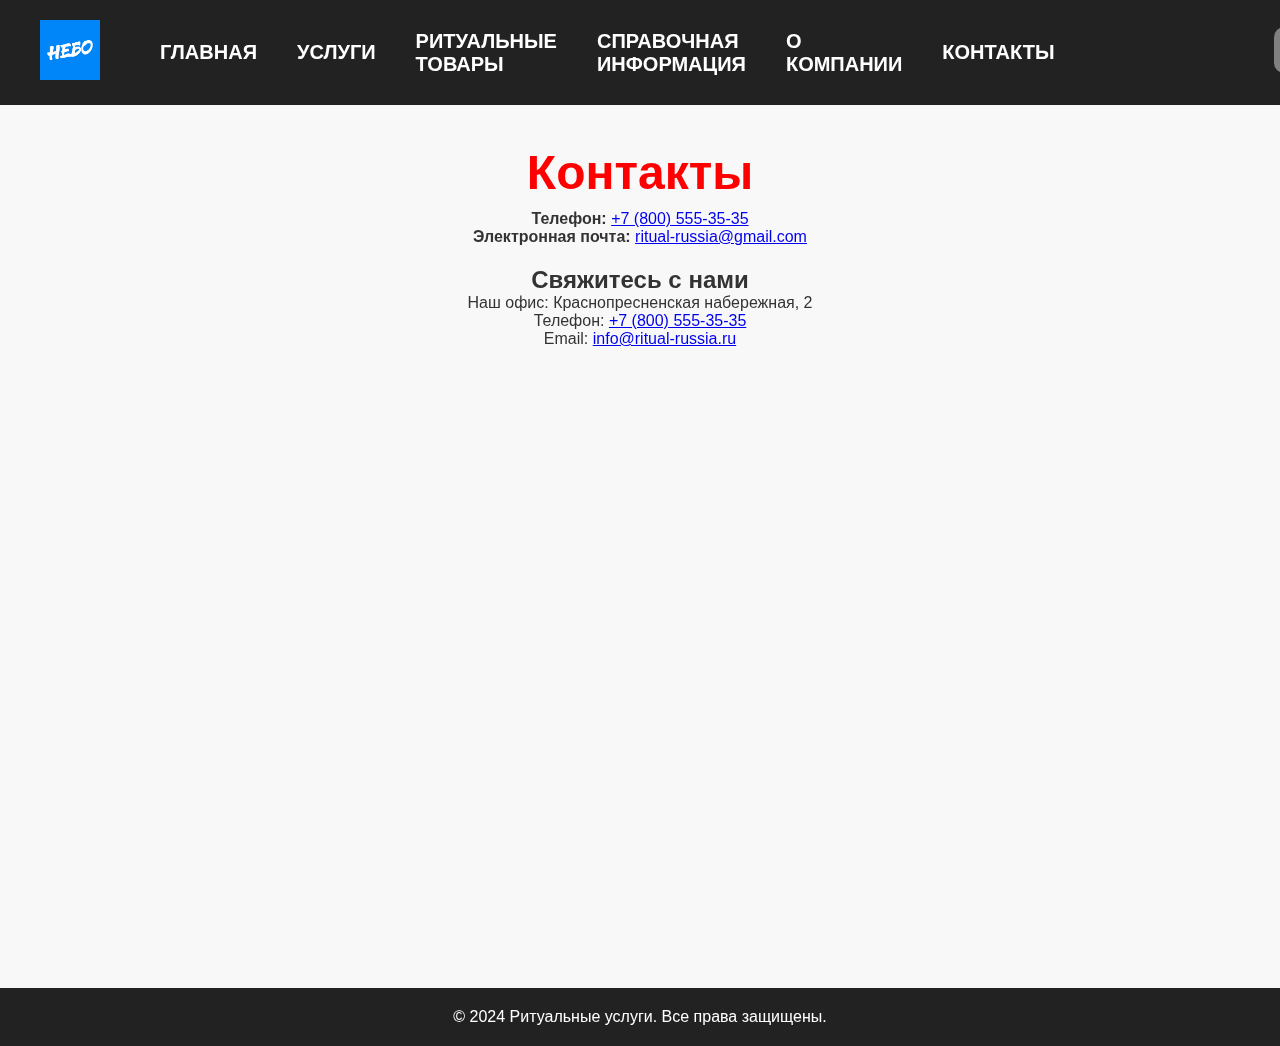
<file: contacts.html>
<!DOCTYPE html>
<html lang="ru">
<head>
    <meta charset="UTF-8">
    <meta name="viewport" content="width=device-width, initial-scale=1.0">
    <meta name="description" content="Контактная информация нашей компании.">
    <title>Контакты</title>
    <link rel="stylesheet" href="style.css">
    <link rel="stylesheet" href="https://cdnjs.cloudflare.com/ajax/libs/font-awesome/5.13.0/css/all.min.css">
    <style>
        /* Дополнительные стили для кнопок входа/регистрации */
        .auth-buttons {
            display: flex;
            gap: 15px;
        }
        .auth-buttons .btn {
            background-color: grey;
            color: white;
            padding: 10px 20px;
            border-radius: 10px;
            text-decoration: none;
            font-size: 22px;
            transition: background-color 0.3s ease;
        }
        .auth-buttons .btn:hover {
            background-color: #ff1a1a;
        }
        /* Стили для форм модальных окон */
        .modal {
            display: none;
            position: fixed;
            z-index: 1000;
            left: 0;
            top: 0;
            width: 100%;
            height: 100%;
            background-color: rgba(0,0,0,0.7);
        }
        .modal-content {
            background-color: #fefefe;
            margin: 10% auto;
            padding: 20px;
            border: 1px solid #888;
            width: 80%;
            max-width: 500px;
            border-radius: 10px;
            position: relative;
        }
        .close-btn {
            position: absolute;
            right: 20px;
            top: 10px;
            font-size: 28px;
            font-weight: bold;
            cursor: pointer;
        }
        .modal form label {
            display: block;
            margin-top: 10px;
            font-weight: bold;
        }
        .modal form input[type="email"],
        .modal form input[type="password"],
        .modal form input[type="text"],
        .modal form input[type="tel"],
        .modal form input[type="date"] {
            width: 100%;
            padding: 8px;
            margin-top: 5px;
            border: 1px solid #ccc;
            border-radius: 5px;
        }
        .modal form button.btn {
            margin-top: 15px;
            width: 100%;
            padding: 10px;
            background-color: grey;
            color: white;
            border: none;
            border-radius: 5px;
            cursor: pointer;
        }
        .modal form button.btn:hover {
            background-color: #ff1a1a;
        }
        .checkbox {
            margin-top: 15px;
        }
    </style>
    <script src="https://api-maps.yandex.ru/2.1/?lang=ru_RU&apikey=YOUR_API_KEY" type="text/javascript"></script>
    <script src="scripts.js" defer></script>
</head>
<body>
    <video id="background-video" autoplay loop muted>
    </video>

    <header>
        <div class="header-content" style="display: flex; align-items: center; justify-content: space-between;">
            <nav>
                <ul class="nav-menu">
                    <li><a href="index.html"><img src="logo.jpg" alt="Логотип" class="logo"></a></li>
                    <li><a href="index.html">Главная</a></li>
                    <li><a href="uslugi.html">Услуги</a></li> 
                    <li><a href="tovari.html">Ритуальные товары</a></li> 
                    <li><a href="spravoch.html">Справочная информация</a></li>
                    <li><a href="okompanii.html">О компании</a></li>
                    <li><a href="contacts.html">Контакты</a></li>
                </ul>
            </nav>
            <!-- Кнопки аутентификации -->
            <div class="auth-buttons">
                <a href="#" class="btn" id="login-btn">Вход</a>
                <a href="#" class="btn" id="register-btn">Регистрация</a>
            </div>
        </div>
    </header>

    <section id="contacts" class="contacts-section">
        <h1>Контакты</h1>
        <div class="contact-info">
            <p><strong>Телефон:</strong> <a href="tel:+79001234567">+7 (800) 555-35-35</a></p>
            <p><strong>Электронная почта:</strong> <a href="mailto:ritual-russia@gmail.com">ritual-russia@gmail.com</a></p>
        </div>
        <h2>Свяжитесь с нами</h2>
        <p>Наш офис: Краснопресненская набережная, 2</p>
        <p>Телефон: <a href="tel:+78005553535">+7 (800) 555-35-35</a></p>
        <p>Email: <a href="mailto:info@ritual-spb.ru">info@ritual-russia.ru</a></p>
        <div id="map"></div> 
        <script type="text/javascript">
            ymaps.ready(init);
            var myMap;

            function init() {
                myMap = new ymaps.Map("map", {
                    center: [55.754950, 37.572781], // Координаты центра карты
                    zoom: 13 // Масштаб карты
                });

                myMap.controls.add(
                    new ymaps.control.ZoomControl() // Добавление элемента управления картой
                );

                myPlacemark = new ymaps.Placemark([55.754950, 37.572781], { // Координаты метки объекта
                    balloonContent: "<div class='ya_map'>Наш офис продаж</div>" // Подсказка метки
                }, {
                    preset: "twirl#redDotIcon" // Тип метки
                });

                myMap.geoObjects.add(myPlacemark); // Добавление метки
            }
        </script>
    </section>

    <!-- Модальное окно для входа -->
    <div id="login-modal" class="modal">
        <div class="modal-content">
            <span class="close-btn">&times;</span>
            <h2>Вход</h2>
            <form id="login-form">
                <label for="login-email">Email:</label>
                <input type="email" id="login-email" name="login-email" placeholder="Введите ваш email" maxlength="50" required>

                <label for="login-password">Пароль:</label>
                <input type="password" id="login-password" name="login-password" placeholder="Введите пароль" minlength="8" maxlength="20" required>

                <button type="submit" class="btn">Войти</button>
            </form>
        </div>
    </div>

    <!-- Модальное окно для регистрации -->
    <div id="register-modal" class="modal">
        <div class="modal-content">
            <span class="close-btn">&times;</span>
            <h2>Регистрация</h2>
            <form id="register-form">
                <label for="reg-name">Имя:</label>
                <input type="text" id="reg-name" name="reg-name" placeholder="Введите имя" maxlength="20" required>

                <label for="reg-surname">Фамилия:</label>
                <input type="text" id="reg-surname" name="reg-surname" placeholder="Введите фамилию" maxlength="20" required>

                <label for="reg-patronymic">Отчество:</label>
                <input type="text" id="reg-patronymic" name="reg-patronymic" placeholder="Введите отчество" maxlength="20" required>

                <label for="reg-birthdate">Дата рождения:</label>
                <input type="date" id="reg-birthdate" name="reg-birthdate" required>

                <label for="reg-email">Email:</label>
                <input type="email" id="reg-email" name="reg-email" placeholder="Введите ваш email" maxlength="50" required>

                <label for="reg-phone">Телефон:</label>
                <input type="tel" id="reg-phone" placeholder="+7XXXXXXXXXX" pattern="^\+7\d{10}$" maxlength="12" required />

                <label for="reg-password">Пароль:</label>
                <input type="password" id="reg-password" name="reg-password" placeholder="Введите пароль" minlength="8" maxlength="20" required>
                
                <label for="reg-confirm-password">Подтверждение пароля:</label>
                <input type="password" id="reg-confirm-password" name="reg-confirm-password" placeholder="Повторите пароль" minlength="8" maxlength="20" required>

                <div class="checkbox">
                    <input type="checkbox" id="reg-consent" name="reg-consent" required>
                    <label for="reg-consent">Я согласен(а) на обработку персональных данных</label>
                </div>

                <button type="submit" class="btn">Зарегистрироваться</button>
            </form>
        </div>
    </div>

    <footer>  
        <p>&copy; 2024 Ритуальные услуги. Все права защищены.</p>  
    </footer>

    <!-- Скрипт для работы модальных окон -->
    <script>
        // Получаем элементы модальных окон
        const loginModal = document.getElementById('login-modal');
        const registerModal = document.getElementById('register-modal');

        // Кнопки для открытия модальных окон
        const loginBtn = document.getElementById('login-btn');
        const registerBtn = document.getElementById('register-btn');

        // Кнопки закрытия (крестики)
        const closeButtons = document.querySelectorAll('.close-btn');

        // Открытие модального окна входа
        loginBtn.addEventListener('click', function(e) {
            e.preventDefault();
            loginModal.style.display = 'block';
        });

        // Открытие модального окна регистрации
        registerBtn.addEventListener('click', function(e) {
            e.preventDefault();
            registerModal.style.display = 'block';
        });

        // Закрытие всех модальных окон при нажатии на крестик
        closeButtons.forEach(function(btn) {
            btn.addEventListener('click', function() {
                loginModal.style.display = 'none';
                registerModal.style.display = 'none';
            });
        });

        // Закрытие модального окна при клике вне его содержания
        window.addEventListener('click', function(e) {
            if (e.target === loginModal) {
                loginModal.style.display = 'none';
            }
            if (e.target === registerModal) {
                registerModal.style.display = 'none';
            }
        });
    </script>
</body>
</html>
</file>
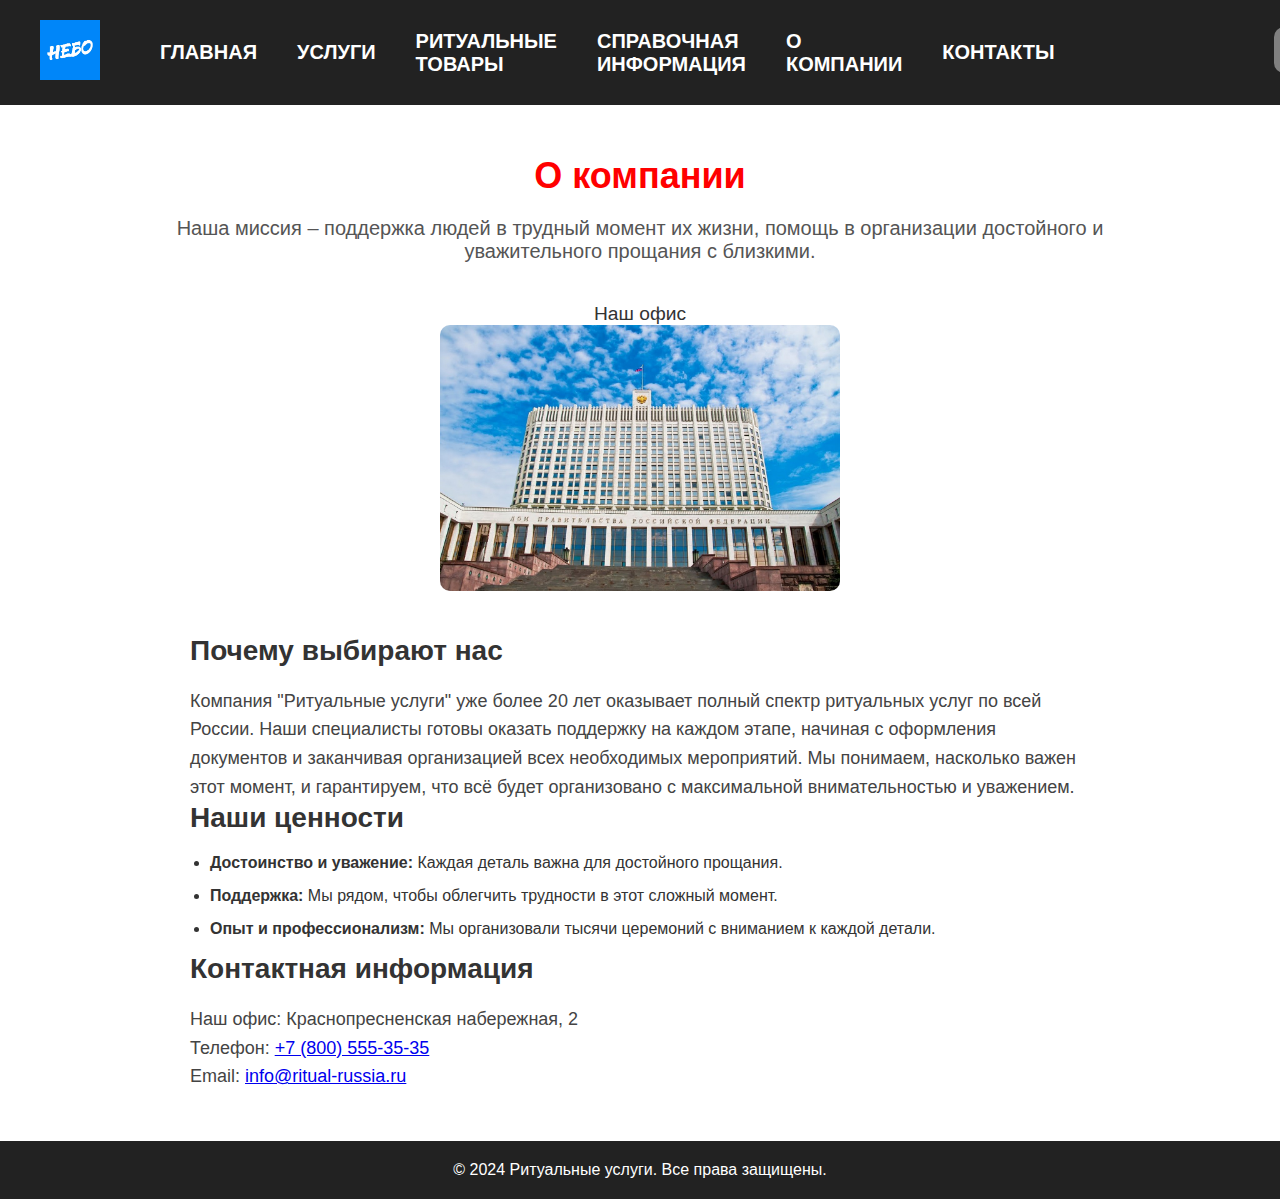
<file: okompanii.html>
<!DOCTYPE html>  
<html lang="ru">  
<head>  
    <meta charset="UTF-8">  
    <meta name="viewport" content="width=device-width, initial-scale=1.0">  
    <meta name="description" content="О компании Ритуальные услуги. Узнайте больше о нашей миссии и услугах.">  
    <title>О компании</title>  
    <link rel="stylesheet" href="style.css">  
    <style>
        /* Стили для модальных окон (добавлены минимально) */
        .modal {
            display: none;
            position: fixed;
            z-index: 1000;
            left: 0;
            top: 0;
            width: 100%;
            height: 100%;
            background-color: rgba(0,0,0,0.7);
        }
        .modal-content {
            background-color: #fefefe;
            margin: 10% auto;
            padding: 20px;
            border: 1px solid #888;
            width: 80%;
            max-width: 500px;
        }
        .close-btn {
            color: #aaa;
            float: right;
            font-size: 28px;
            font-weight: bold;
            cursor: pointer;
        }
        .close-btn:hover {
            color: black;
        }
        .auth-buttons {
            display: flex;
            gap: 15px;
        }
        .auth-buttons .btn {
            background-color: grey;
            color: white;
            padding: 10px 20px;
            border-radius: 10px;
            text-decoration: none;
            font-size: 22px;
        }
        .modal form label {
            display: block;
            margin-top: 10px;
        }
        .modal form input {
            width: 100%;
            padding: 8px;
            margin-top: 5px;
        }
        .modal form button {
            margin-top: 15px;
            width: 100%;
            padding: 10px;
        }
    </style>
</head>  
<body class="okompanii">  
    <header>  
        <div class="header-content" style="display: flex; align-items: center; justify-content: space-between;">  
            <nav>  
                <ul class="nav-menu">  
                    <li><a href="index.html"><img src="logo.jpg" alt="Логотип" class="logo"></a></li>  
                    <li><a href="index.html">Главная</a></li>  
                    <li><a href="uslugi.html">Услуги</a></li> 
                    <li><a href="tovari.html">Ритуальные товары</a></li> 
                    <li><a href="spravoch.html">Справочная информация</a></li>
                    <li><a href="okompanii.html">О компании</a></li>  
                    <li><a href="contacts.html">Контакты</a></li>  
                </ul>  
            </nav>
            <!-- Добавлены кнопки входа/регистрации -->
            <div class="auth-buttons">
                <a href="#" class="btn" id="login-btn">Вход</a>
                <a href="#" class="btn" id="register-btn">Регистрация</a>
            </div>
        </div>  
    </header>  
    <section id="about" class="about-section">  
        <div class="container">  
            <h1>О компании</h1>  
            <p class="mission">Наша миссия – поддержка людей в трудный момент их жизни, помощь в организации достойного и уважительного прощания с близкими.</p>  
            <p><big>Наш офис </big></p>
            <img src="office.jpg" alt="Офис компании" class="about-image">  
        </div>  

        <div class="company-info">  
            <h2>Почему выбирают нас</h2>  
            <p>Компания "Ритуальные услуги" уже более 20 лет оказывает полный спектр ритуальных услуг по всей России. Наши специалисты готовы оказать поддержку на каждом этапе, начиная с оформления документов и заканчивая организацией всех необходимых мероприятий. Мы понимаем, насколько важен этот момент, и гарантируем, что всё будет организовано с максимальной внимательностью и уважением.</p>  
        </div>  

        <div class="values">  
            <h2>Наши ценности</h2>  
            <ul>  
                <li><strong>Достоинство и уважение:</strong> Каждая деталь важна для достойного прощания.</li>  
                <li><strong>Поддержка:</strong> Мы рядом, чтобы облегчить трудности в этот сложный момент.</li>  
                <li><strong>Опыт и профессионализм:</strong> Мы организовали тысячи церемоний с вниманием к каждой детали.</li>  
            </ul>  
        </div>  

        <div class="about-footer">  
            <h2>Контактная информация</h2>  
            <p>Наш офис: Краснопресненская набережная, 2</p>  
            <p>Телефон: <a href="tel:+78005553535">+7 (800) 555-35-35</a></p>  
            <p>Email: <a href="mailto:info@ritual-spb.ru">info@ritual-russia.ru</a></p>  
        </div>  
    </section>  
    <footer>  
        <p>&copy; 2024 Ритуальные услуги. Все права защищены.</p>  
    </footer>  

    <!-- Модальное окно входа -->
    <div id="login-modal" class="modal">
        <div class="modal-content">
            <span class="close-btn">&times;</span>
            <h2>Вход</h2>
            <form id="login-form">
                <label for="login-email">Email:</label>
                <input type="email" id="login-email" required>
                
                <label for="login-password">Пароль:</label>
                <input type="password" id="login-password" required>
                
                <button type="submit" class="btn">Войти</button>
            </form>
        </div>
    </div>

    <!-- Модальное окно регистрации -->
    <div id="register-modal" class="modal">
        <div class="modal-content">
            <span class="close-btn">&times;</span>
            <h2>Регистрация</h2>
            <form id="register-form">
                <label for="reg-name">Имя:</label>
                <input type="text" id="reg-name" required>
                
                <label for="reg-email">Email:</label>
                <input type="email" id="reg-email" required>
                
                <label for="reg-password">Пароль:</label>
                <input type="password" id="reg-password" required>
                
                <label for="reg-confirm">Подтвердите пароль:</label>
                <input type="password" id="reg-confirm" required>
                
                <button type="submit" class="btn">Зарегистрироваться</button>
            </form>
        </div>
    </div>

    <script>
        // Работа с модальными окнами
        const loginModal = document.getElementById('login-modal');
        const registerModal = document.getElementById('register-modal');
        const loginBtn = document.getElementById('login-btn');
        const registerBtn = document.getElementById('register-btn');
        const closeBtns = document.querySelectorAll('.close-btn');

        // Открытие модальных окон
        loginBtn.onclick = function(e) {
            e.preventDefault();
            loginModal.style.display = 'block';
        }

        registerBtn.onclick = function(e) {
            e.preventDefault();
            registerModal.style.display = 'block';
        }

        // Закрытие модальных окон
        closeBtns.forEach(btn => {
            btn.onclick = function() {
                loginModal.style.display = 'none';
                registerModal.style.display = 'none';
            }
        });

        // Закрытие при клике вне окна
        window.onclick = function(e) {
            if (e.target == loginModal) loginModal.style.display = 'none';
            if (e.target == registerModal) registerModal.style.display = 'none';
        }

        // Обработка формы входа
        document.getElementById('login-form').onsubmit = function(e) {
            e.preventDefault();
            const email = document.getElementById('login-email').value;
            const password = document.getElementById('login-password').value;
            
            // Здесь должна быть проверка данных (имитация)
            if(email && password) {
                alert('Вход выполнен успешно!');
                loginModal.style.display = 'none';
            } else {
                alert('Пожалуйста, заполните все поля');
            }
        }

        // Обработка формы регистрации
        document.getElementById('register-form').onsubmit = function(e) {
            e.preventDefault();
            const name = document.getElementById('reg-name').value;
            const email = document.getElementById('reg-email').value;
            const password = document.getElementById('reg-password').value;
            const confirm = document.getElementById('reg-confirm').value;
            
            if(password !== confirm) {
                alert('Пароли не совпадают!');
                return;
            }
            
            if(name && email && password) {
                alert('Регистрация прошла успешно!');
                registerModal.style.display = 'none';
            } else {
                alert('Пожалуйста, заполните все поля');
            }
        }
    </script>
</body>  
</html>
</file>
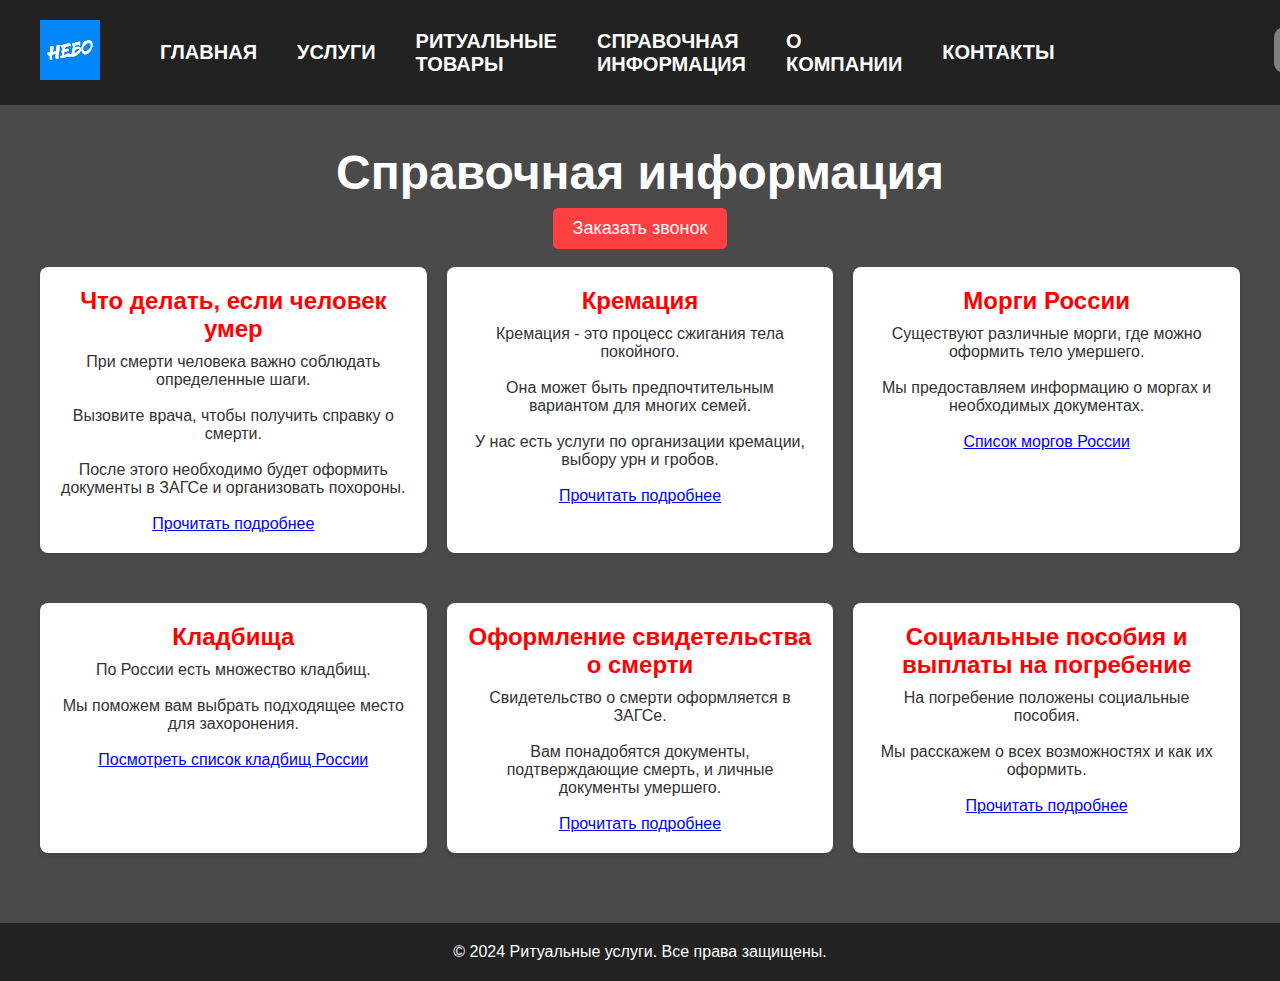
<file: spravoch.html>
<!DOCTYPE html>
<html lang="ru">
<head>
    <meta charset="UTF-8">
    <meta name="viewport" content="width=device-width, initial-scale=1.0">
    <meta name="description" content="Справочная информация по организации ритуальных услуг, включая кремацию, морги и кладбища.">
    <title>Справочная информация</title>
    <link rel="stylesheet" href="style.css">
    <link rel="stylesheet" href="https://cdnjs.cloudflare.com/ajax/libs/font-awesome/5.13.0/css/all.min.css">
    <style>
        /* Стили для кнопок входа/регистрации */
        .auth-buttons {
            display: flex;
            gap: 15px;
        }
        .auth-buttons .btn {
            background-color: grey;
            color: white;
            padding: 10px 20px;
            border-radius: 10px;
            text-decoration: none;
            font-size: 22px;
            transition: background-color 0.3s ease;
        }
        .auth-buttons .btn:hover {
            background-color: #ff1a1a;
        }
        
        /* Стили только для форм в модальных окнах */
        .modal-content {
            text-align: left;
        }
        .modal form label {
            display: block;
            margin-top: 10px;
            font-weight: bold;
        }
        .modal form input {
            width: 100%;
            padding: 8px;
            margin-top: 5px;
            border: 1px solid #ccc;
            border-radius: 5px;
        }
        .modal form button.btn {
            margin-top: 15px;
            width: 100%;
            padding: 10px;
        }
    </style>
</head>
<body class="spravoch">
    <header>
        <div class="header-content" style="display: flex; align-items: center; justify-content: space-between;">
            <nav>
                <ul class="nav-menu">
                    <li><a href="index.html"><img src="logo.jpg" alt="Логотип" class="logo"></a></li>
                    <li><a href="index.html">Главная</a></li>
                    <li><a href="uslugi.html">Услуги</a></li>
                    <li><a href="tovari.html">Ритуальные товары</a></li>
                    <li><a href="spravoch.html">Справочная информация</a></li>
                    <li><a href="okompanii.html">О компании</a></li>
                    <li><a href="contacts.html">Контакты</a></li>
                </ul>
            </nav>
            <div class="auth-buttons">
                <a href="#" class="btn" id="login-btn">Вход</a>
                <a href="#" class="btn" id="register-btn">Регистрация</a>
            </div>
        </div>
    </header>

    <main>
        <section class="services-section">
            <h1>Справочная информация</h1>
            <a href="#" class="btn" id="call-request-btn">Заказать звонок</a>
            <br><br>
            
            <!-- Модальные окна -->
            <div id="call-request-modal" class="modal">
                <div class="modal-content">
                    <span class="close-btn">&times;</span>
                    <h2>Заказать звонок</h2>
                    <form id="call-request-form">
                        <label for="name">Ваше имя:</label>
                        <input type="text" id="name" name="name" required>

                        <label for="phone">Ваш телефон:</label>
                        <input type="tel" id="phone" name="phone" required>

                        <div class="checkbox">
                            <input type="checkbox" id="consent" name="consent">
                            <label for="consent">Я согласен(а) на обработку персональных данных</label>
                        </div>

                        <button type="submit" id="submit-btn" disabled>Заказать звонок</button>
                    </form>
                </div>
            </div>

            <div id="login-modal" class="modal">
                <div class="modal-content">
                    <span class="close-btn">&times;</span>
                    <h2>Вход</h2>
                    <form id="login-form">
                        <label for="login-email">Email:</label>
                        <input type="email" id="login-email" name="login-email" required>

                        <label for="login-password">Пароль:</label>
                        <input type="password" id="login-password" name="login-password" required>

                        <button type="submit" class="btn">Войти</button>
                    </form>
                </div>
            </div>

            <div id="register-modal" class="modal">
                <div class="modal-content">
                    <span class="close-btn">&times;</span>
                    <h2>Регистрация</h2>
                    <form id="register-form">
                        <label for="reg-name">Имя:</label>
                        <input type="text" id="reg-name" name="reg-name" required>

                        <label for="reg-surname">Фамилия:</label>
                        <input type="text" id="reg-surname" name="reg-surname" required>

                        <label for="reg-patronymic">Отчество:</label>
                        <input type="text" id="reg-patronymic" name="reg-patronymic">

                        <label for="reg-birthdate">Дата рождения:</label>
                        <input type="date" id="reg-birthdate" name="reg-birthdate" required>

                        <label for="reg-email">Email:</label>
                        <input type="email" id="reg-email" name="reg-email" required>

                        <label for="reg-phone">Телефон:</label>
                        <input type="tel" id="reg-phone" name="reg-phone" required>

                        <label for="reg-password">Пароль:</label>
                        <input type="password" id="reg-password" name="reg-password" required>

                        <label for="reg-confirm-password">Подтверждение пароля:</label>
                        <input type="password" id="reg-confirm-password" name="reg-confirm-password" required>

                        <div class="checkbox">
                            <input type="checkbox" id="reg-consent" name="reg-consent" required>
                            <label for="reg-consent">Я согласен(а) на обработку персональных данных</label>
                        </div>

                        <button type="submit" class="btn">Зарегистрироваться</button>
                    </form>
                </div>
            </div>

            <!-- Полный контент страницы -->
            <div class="services-container">
                <article class="info-item">
                    <h2>Что делать, если человек умер</h2>
                    <p>При смерти человека важно соблюдать определенные шаги.<br><br>
                    Вызовите врача, чтобы получить справку о смерти.<br><br>
                    После этого необходимо будет оформить документы в ЗАГСе и организовать похороны.<br><br>
                    <a href="https://grs-piter.ru/organization/podgotovka-traurnogo-meropriyatiya/esli-umer-blizkiy-chelovek/?utm_source=yandex&utm_medium=cpc&utm_campaign=poisk&utm_content=umer-blizkiy-chelovek&utm_term=что%20делать%20если%20умер%20человек_type1_11329885185_34671798033_desktop_premium_1_Санкт-Петербург_66947696_4733501375&yclid=4616660791368876031" target="_blank" style="color: blue;">Прочитать подробнее</a></p>
                </article>

                <article class="info-item">
                    <h2>Кремация</h2>
                    <p>Кремация - это процесс сжигания тела покойного.<br><br>
                    Она может быть предпочтительным вариантом для многих семей.<br><br>
                    У нас есть услуги по организации кремации, выбору урн и гробов.<br><br>
                    <a href="https://gs-ritual.ru/articles/informatsionnye-stati/kak-proiskhodit-krematsiya-cheloveka/" target="_blank" style="color: blue;">Прочитать подробнее</a></p>
                </article>

                <article class="info-item">
                    <h2>Морги России</h2>
                    <p>Существуют различные морги, где можно оформить тело умершего.<br><br>
                    Мы предоставляем информацию о моргах и необходимых документах.<br><br>
                    <a href="https://www.specritual.ru/spravochnik/morgi/regionalnye_morgi/" target="_blank" style="color: blue;">Список моргов России</a></p>
                </article>

                <article class="info-item">
                    <h2>Кладбища</h2>
                    <p>По России есть множество кладбищ.<br><br>
                    Мы поможем вам выбрать подходящее место для захоронения.<br><br>
                    <a href="https://iritual.ru/map/" target="_blank" style="color: blue;">Посмотреть список кладбищ России</a></p>
                </article>

                <article class="info-item">
                    <h2>Оформление свидетельства о смерти</h2>
                    <p>Свидетельство о смерти оформляется в ЗАГСе.<br><br>
                    Вам понадобятся документы, подтверждающие смерть, и личные документы умершего.<br><br>
                    <a href="https://www.gosuslugi.ru/life/details/death_registration" target="_blank" style="color: blue;">Прочитать подробнее</a></p>
                </article>

                <article class="info-item">
                    <h2>Социальные пособия и выплаты на погребение</h2>
                    <p>На погребение положены социальные пособия.<br><br>
                    Мы расскажем о всех возможностях и как их оформить.<br><br>
                    <a href="https://www.gosuslugi.ru/life/details/pensioner_death" target="_blank" style="color: blue;">Прочитать подробнее</a></p>
                </article>
            </div>
        </section>
    </main>

    <footer>
        <div class="footer-menu">
            <p>&copy; 2024 Ритуальные услуги. Все права защищены.</p> 
        </div>
    </footer>

    <script>
        // Скрипт для работы модальных окон
        const callRequestModal = document.getElementById('call-request-modal');
        const loginModal = document.getElementById('login-modal');
        const registerModal = document.getElementById('register-modal');

        const callRequestBtn = document.getElementById('call-request-btn');
        const loginBtn = document.getElementById('login-btn');
        const registerBtn = document.getElementById('register-btn');

        const closeButtons = document.querySelectorAll('.close-btn');

        // Обработчики открытия
        callRequestBtn.addEventListener('click', (e) => {
            e.preventDefault();
            callRequestModal.style.display = 'block';
        });

        loginBtn.addEventListener('click', (e) => {
            e.preventDefault();
            loginModal.style.display = 'block';
        });

        registerBtn.addEventListener('click', (e) => {
            e.preventDefault();
            registerModal.style.display = 'block';
        });

        // Обработчики закрытия
        closeButtons.forEach(btn => {
            btn.addEventListener('click', () => {
                callRequestModal.style.display = 'none';
                loginModal.style.display = 'none';
                registerModal.style.display = 'none';
            });
        });

        window.addEventListener('click', (e) => {
            if (e.target === callRequestModal) callRequestModal.style.display = 'none';
            if (e.target === loginModal) loginModal.style.display = 'none';
            if (e.target === registerModal) registerModal.style.display = 'none';
        });
    </script>
    <script src="script.js"></script>
</body>
</html>
</file>
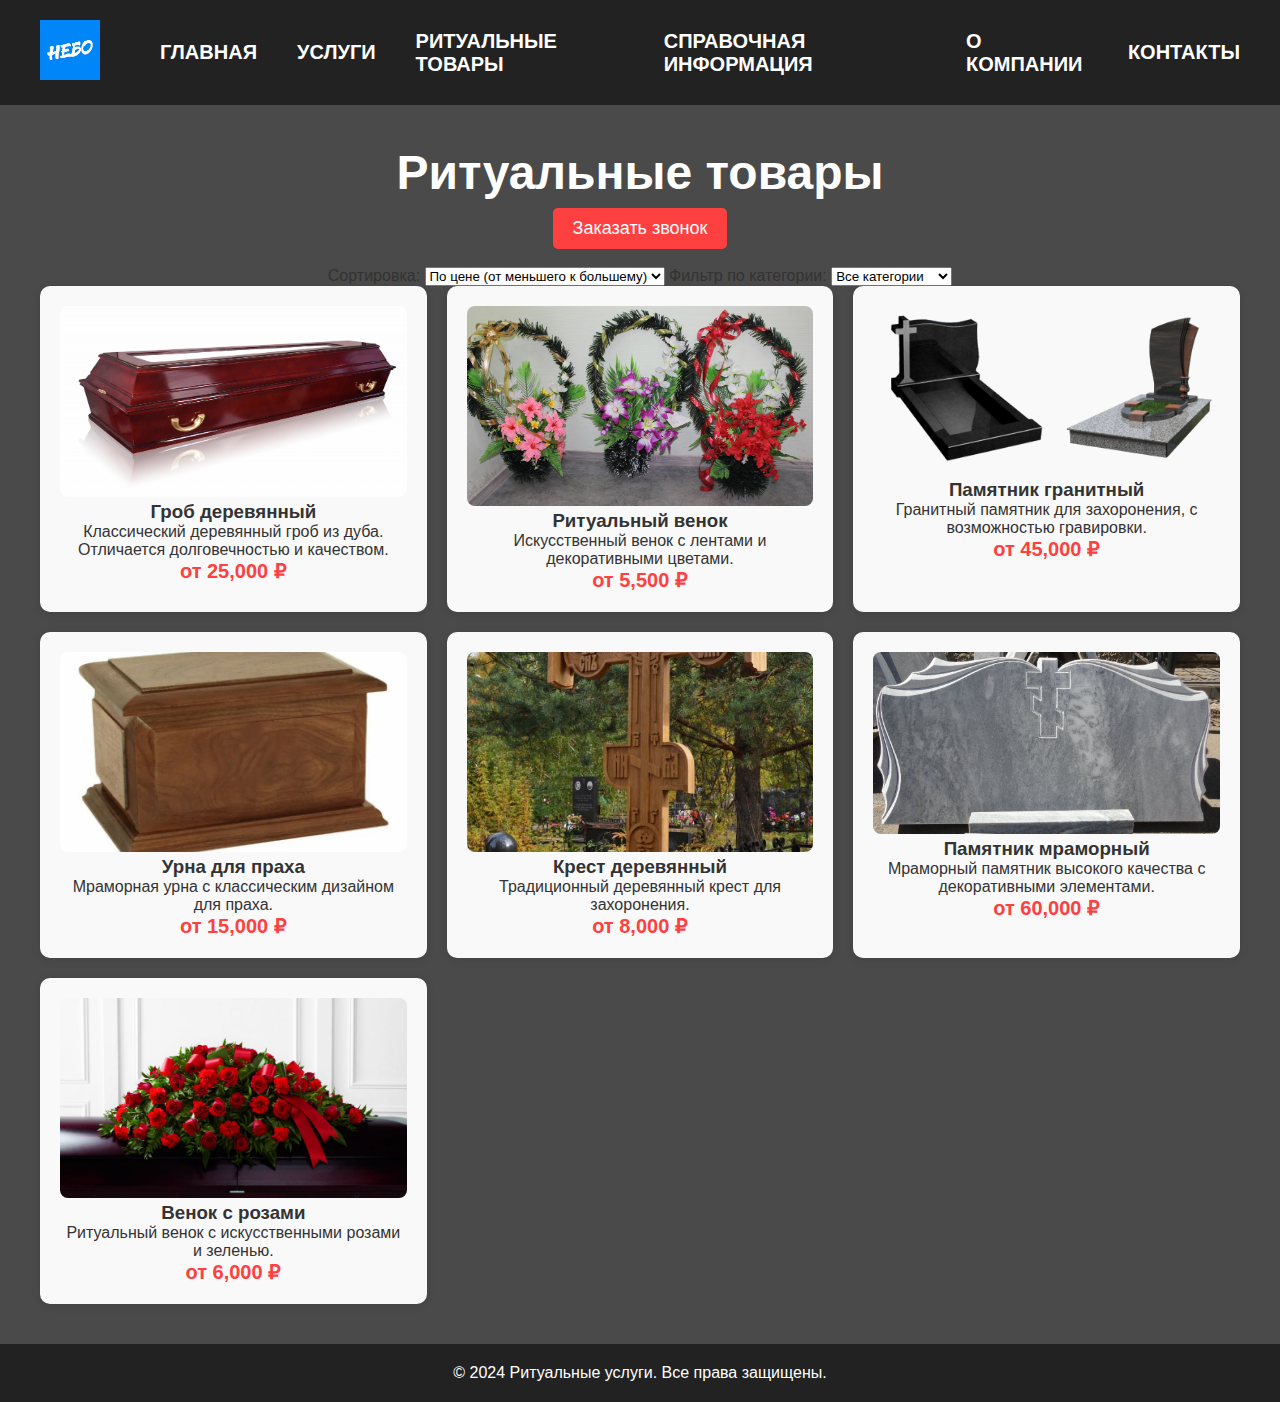
<file: tovari.html>
<!DOCTYPE html>
<html lang="ru">
<head>
    <meta charset="UTF-8">
    <meta name="viewport" content="width=device-width, initial-scale=1.0">
    <meta name="description" content="Каталог ритуальных товаров: гробы, венки, памятники и многое другое.">
    <title>Ритуальные товары</title>
    <link rel="stylesheet" href="style.css">
</head>
<body class="tovari">

<header>
    <div class="header-content">
        <nav>
            <ul class="nav-menu">
                <li><a href="glav.html"><img src="logo.jpg" alt="Логотип" class="logo"></a></li>
                <li><a href="glav.html">Главная</a></li>
                <li><a href="uslugi.html">Услуги</a></li>
                <li><a href="tovari.html">Ритуальные товары</a></li>
                <li><a href="spravoch.html">Справочная информация</a></li>
                <li><a href="okompanii.html">О компании</a></li>
                <li><a href="contacts.html">Контакты</a></li>
            </ul>
        </nav>
    </div>
</header>

<section class="services-section">
    <h1>Ритуальные товары</h1>
    <a href="#" class="btn" id="call-request-btn">Заказать звонок</a>
    <br><br>

    <!-- Фильтр и сортировка -->
    <div class="filter-and-sort-container">
        <label for="sort-by">Сортировка:</label>
        <select id="sort-by">
            <option value="price-asc">По цене (от меньшего к большему)</option>
            <option value="price-desc">По цене (от большего к меньшему)</option>
        </select>

        <label for="category-filter">Фильтр по категории:</label>
        <select id="category-filter">
            <option value="all">Все категории</option>
            <option value="grобы">Гробы</option>
            <option value="памятники">Памятники</option>
            <option value="венки">Венки</option>
            <option value="урны">Урны для праха</option>
            <option value="кресты">Кресты</option>
        </select>
    </div>

    <!-- Модальное окно заказа звонка -->
    <div id="call-request-modal" class="modal">
        <div class="modal-content">
            <span class="close-btn">&times;</span>
            <h2>Заказать звонок</h2>
            <form id="call-request-form">
                <label for="name">Ваше имя:</label>
                <input type="text" id="name" name="name" required>

                <label for="phone">Ваш телефон:</label>
                <input type="tel" id="phone" name="phone" required>

                <div class="checkbox">
                    <input type="checkbox" id="consent" name="consent">
                    <label for="consent">Я согласен(а) на обработку персональных данных</label>
                </div>

                <button type="submit" id="submit-btn" disabled>Заказать звонок</button>
            </form>
        </div>
    </div>

    <!-- Блок с товарами -->
    <div class="products-container" id="products-container">
        <!-- Примеры товаров с указанием категории и цены -->
        <div class="product-item" data-category="grобы" data-price="25000">
            <img src="derevgrob.jpg" alt="Гроб деревянный" class="product-image">
            <h3>Гроб деревянный</h3>
            <p>Классический деревянный гроб из дуба. Отличается долговечностью и качеством.</p>
            <p class="price">от 25,000 ₽</p>
        </div>

        <div class="product-item" data-category="венки" data-price="5500">
            <img src="ritualvenok.jpg" alt="Ритуальный венок" class="product-image">
            <h3>Ритуальный венок</h3>
            <p>Искусственный венок с лентами и декоративными цветами.</p>
            <p class="price">от 5,500 ₽</p>
        </div>

        <div class="product-item" data-category="памятники" data-price="45000">
            <img src="granitpamatnik.jpg" alt="Памятник гранитный" class="product-image">
            <h3>Памятник гранитный</h3>
            <p>Гранитный памятник для захоронения, с возможностью гравировки.</p>
            <p class="price">от 45,000 ₽</p>
        </div>

        <div class="product-item" data-category="урны" data-price="15000">
            <img src="urnalox.jpg" alt="Урна для праха" class="product-image">
            <h3>Урна для праха</h3>
            <p>Мраморная урна с классическим дизайном для праха.</p>
            <p class="price">от 15,000 ₽</p>
        </div>

        <div class="product-item" data-category="кресты" data-price="8000">
            <img src="krest.jpg" alt="Крест деревянный" class="product-image">
            <h3>Крест деревянный</h3>
            <p>Традиционный деревянный крест для захоронения.</p>
            <p class="price">от 8,000 ₽</p>
        </div>

        <div class="product-item" data-category="памятники" data-price="60000">
            <img src="omgitsamazing.jpg" alt="Памятник мраморный" class="product-image">
            <h3>Памятник мраморный</h3>
            <p>Мраморный памятник высокого качества с декоративными элементами.</p>
            <p class="price">от 60,000 ₽</p>
        </div>

        <div class="product-item" data-category="венки" data-price="6000">
            <img src="venoksrozami.jpg" alt="Венок с розами" class="product-image">
            <h3>Венок с розами</h3>
            <p>Ритуальный венок с искусственными розами и зеленью.</p>
            <p class="price">от 6,000 ₽</p>
        </div>
    </div>
</section>

<footer>
    <p>&copy; 2024 Ритуальные услуги. Все права защищены.</p>
</footer>

<script>
    document.addEventListener('DOMContentLoaded', function () {
        const sortSelect = document.getElementById('sort-by');
        const categoryFilter = document.getElementById('category-filter');
        const productsContainer = document.getElementById('products-container');
        let productItems = Array.from(document.querySelectorAll('.product-item'));

        // Сохраняем оригинальный порядок товаров
        const originalOrder = [...productItems];

        // Отрисовка товаров
        function renderProducts(products) {
            productsContainer.innerHTML = '';
            products.forEach(product => productsContainer.appendChild(product));
        }

        // Сортировка
        sortSelect.addEventListener('change', function () {
            const sortBy = this.value;

            let sorted = [...productItems];

            if (sortBy === 'price-asc') {
                sorted.sort((a, b) => {
                    const priceA = parseFloat(a.getAttribute('data-price'));
                    const priceB = parseFloat(b.getAttribute('data-price'));
                    return priceA - priceB;
                });
            } else if (sortBy === 'price-desc') {
                sorted.sort((a, b) => {
                    const priceA = parseFloat(a.getAttribute('data-price'));
                    const priceB = parseFloat(b.getAttribute('data-price'));
                    return priceB - priceA;
                });
            }

            renderProducts(sorted);
        });

        // Фильтрация
        categoryFilter.addEventListener('change', function () {
            const selectedCategory = this.value;

            productItems = originalOrder.filter(item => {
                return selectedCategory === 'all' || item.getAttribute('data-category') === selectedCategory;
            });

            // Применить текущую сортировку
            sortSelect.dispatchEvent(new Event('change'));
        });
    });
</script>
</body>
</html>
</file>
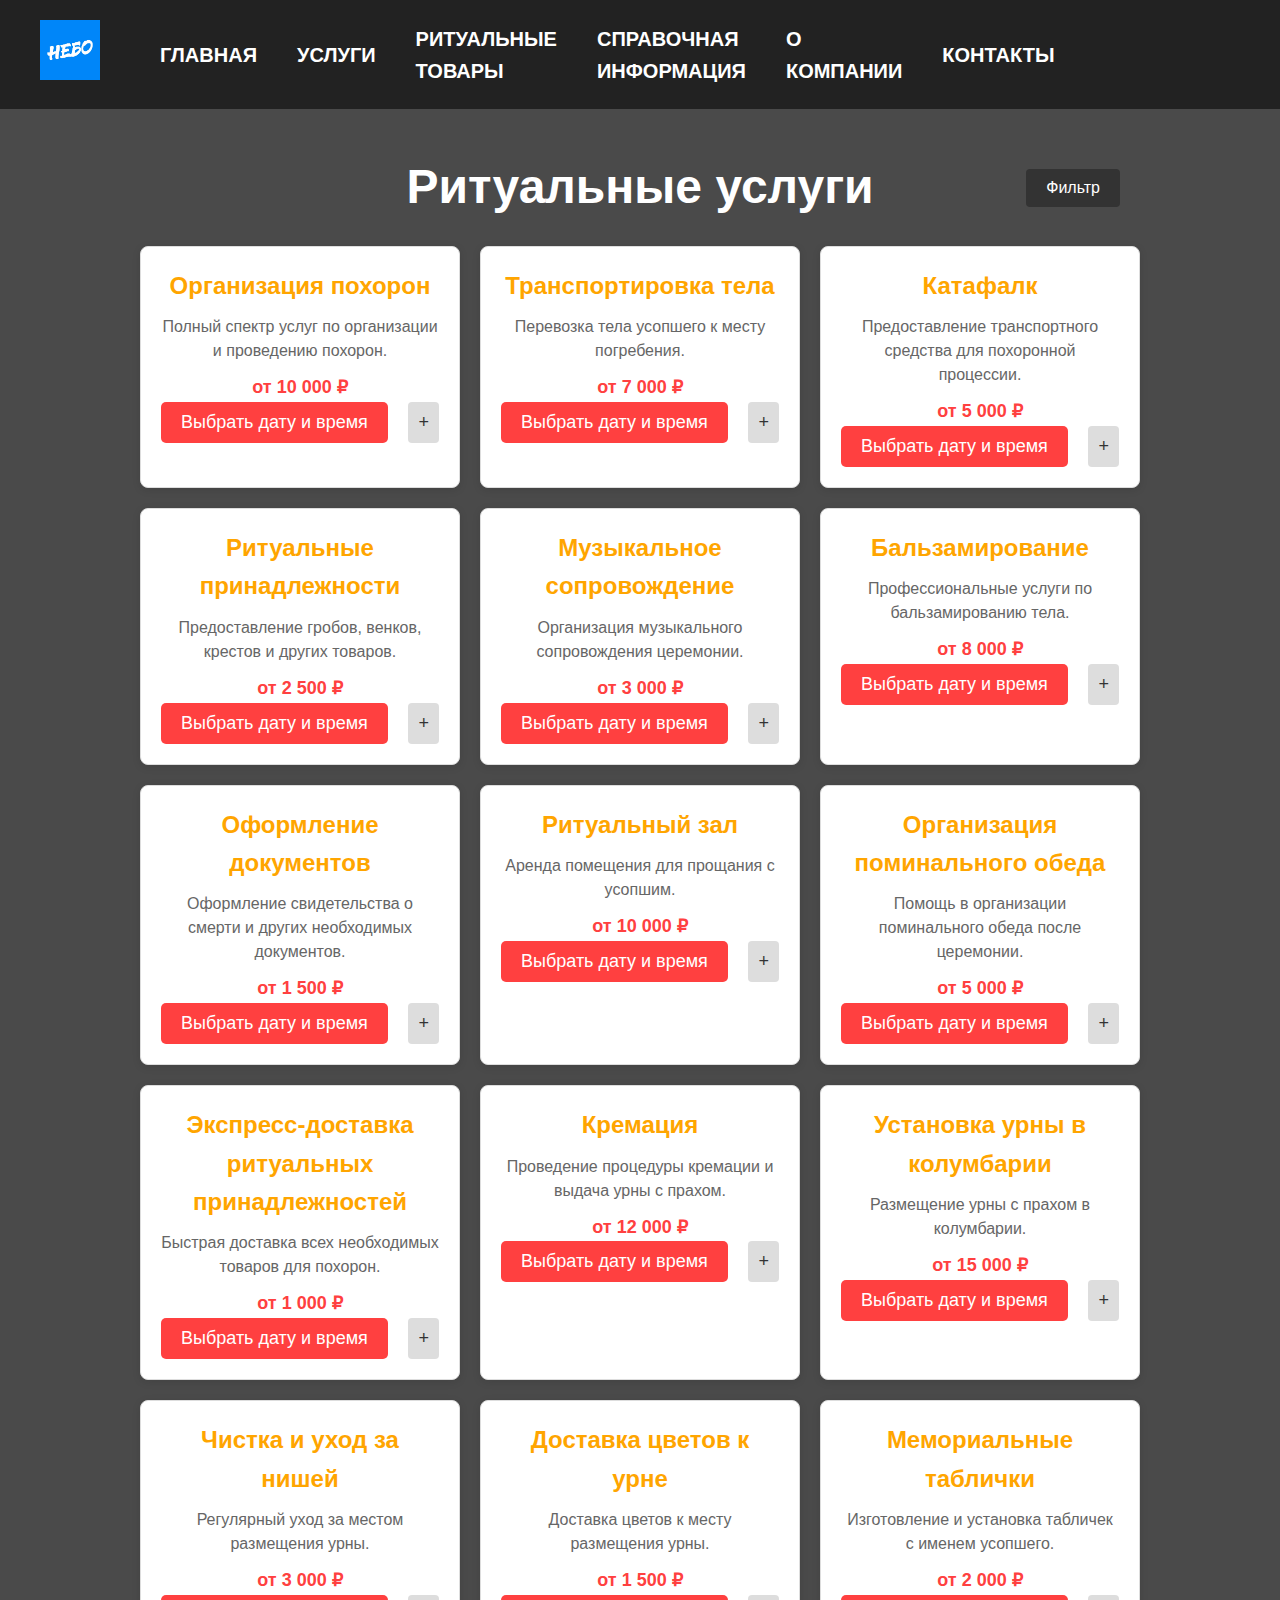
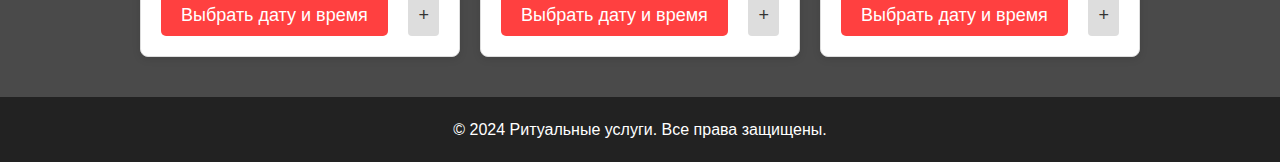
<file: uslugi.html>
<!DOCTYPE html>
<html lang="ru">
<head>
    <meta charset="UTF-8">
    <meta name="viewport" content="width=device-width, initial-scale=1.0">
    <meta name="description" content="О компании Ритуальные услуги. Узнайте больше о нашей миссии и услугах.">
    <title>Услуги</title>
    <link rel="stylesheet" href="style.css">
    <link rel="stylesheet" href="https://cdnjs.cloudflare.com/ajax/libs/font-awesome/5.13.0/css/all.min.css">
    <style>
        /* Общие стили */
        body {
            font-family: Arial, sans-serif;
            line-height: 1.6;
            color: #333;
        }
        /* Стили для кнопок входа/регистрации */
        .auth-buttons {
            display: flex;
            gap: 15px;
        }
        .auth-buttons .btn {
            background-color: grey;
            color: white;
            padding: 10px 20px;
            border-radius: 10px;
            text-decoration: none;
            font-size: 22px;
            transition: background-color 0.3s ease;
        }
        .auth-buttons .btn:hover {
            background-color: #ff1a1a;
        }
        /* Стили для кнопки заказа звонка */
        .call-btn {
            background-color: #ff1a1a;
            color: white;
            padding: 10px 20px;
            border-radius: 4px;
            text-decoration: none;
            display: inline-block;
            margin-bottom: 20px;
        }
        .call-btn:hover {
            background-color: #e60000;
        }
        /* Стиль для кнопки "Оформить заказ" */
        .order-btn {
            background-color: #333;
            color: white;
            padding: 10px 20px;
            border-radius: 4px;
            text-decoration: none;
            display: inline-block;
            margin-left: 20px;
        }
        .order-btn:hover {
            background-color: #555;
        }
        /* Стили для кнопки фильтра */
        .filter-toggle {
            position: absolute;
            top: 20px;
            right: 20px;
            background-color: #333;
            color: white;
            padding: 10px 20px;
            border: none;
            border-radius: 4px;
            cursor: pointer;
            font-size: 16px;
        }
        /* Расстояние между ценой и кнопками */
        .service-actions {
            margin-top: 20px;
            display: flex;
            justify-content: space-between;
            gap: 15px;
        }
        /* Кнопка "Плюс" */
        .add-service {
            background-color: #ddd;
            color: #333;
            padding: 5px 10px;
            border-radius: 4px;
            cursor: pointer;
            transition: background-color 0.3s;
        }
        .add-service.selected {
            background-color: green;
            color: white;
        }
        /* Стили для списка услуг */
        .services-container {
            display: grid;
            grid-template-columns: repeat(auto-fill, minmax(300px, 1fr));
            gap: 20px;
        }
        .service-item {
            border: 1px solid #ddd;
            border-radius: 8px;
            padding: 20px;
            transition: transform 0.3s, box-shadow 0.3s;
        }
        .service-item:hover {
            transform: translateY(-5px);
            box-shadow: 0 5px 15px rgba(0, 0, 0, 0.1);
        }
        /* Стили для модальных окон */
        .modal {
            display: none;
            position: fixed;
            z-index: 1000;
            left: 0;
            top: 0;
            width: 100%;
            height: 100%;
            background-color: rgba(0, 0, 0, 0.5);
        }
        .modal-content {
            background-color: white;
            margin: 5% auto;
            padding: 20px;
            border-radius: 8px;
            width: 90%;
            max-width: 500px;
            position: relative;
        }
        .close-btn {
            position: absolute;
            top: 10px;
            right: 15px;
            font-size: 24px;
            cursor: pointer;
        }
        /* Стили для фильтров */
        .filters-section {
            display: none;
            background-color: #f5f5f5;
            padding: 20px;
            border-radius: 8px;
            margin-bottom: 30px;
            box-shadow: 0 2px 5px rgba(0, 0, 0, 0.1);
        }
        .filters-section h2 {
            margin-top: 0;
            margin-bottom: 15px;
            font-size: 20px;
            color: #333;
        }
        .filter-group {
            margin-bottom: 15px;
        }
        .filter-group label {
            display: block;
            margin-bottom: 5px;
            font-weight: bold;
            color: #333;
        }
        .filter-group select,
        .filter-group input {
            width: 100%;
            padding: 10px;
            border: 1px solid #ddd;
            border-radius: 4px;
            font-size: 16px;
        }
        .filter-actions {
            display: flex;
            justify-content: space-between;
            margin-top: 15px;
        }
        .btn-primary {
            background-color: #333;
            color: white;
            padding: 10px 20px;
            border-radius: 4px;
            cursor: pointer;
            font-size: 16px;
        }
        .btn-primary:hover {
            background-color: #555;
        }
        .btn-secondary {
            background-color: #ddd;
            color: #333;
            padding: 10px 20px;
            border-radius: 4px;
            cursor: pointer;
            font-size: 16px;
        }
        .btn-secondary:hover {
            background-color: #ccc;
        }
        /* Сообщение о звонке */
        .confirmation-message {
            display: none;
            position: fixed;
            bottom: 20px;
            right: 20px;
            background-color: #333;
            color: white;
            padding: 15px 20px;
            border-radius: 8px;
            box-shadow: 0 2px 5px rgba(0, 0, 0, 0.2);
            font-size: 16px;
            animation: fadeInOut 3s forwards;
        }
        @keyframes fadeInOut {
            0% {
                opacity: 0;
            }
            10% {
                opacity: 1;
            }
            90% {
                opacity: 1;
            }
            100% {
                opacity: 0;
            }
        }
        /* Адаптивные стили */
        @media (max-width: 768px) {
            .services-container {
                grid-template-columns: 1fr;
            }
        }
    </style>
</head>
<body class="uslugi">
    <header>
        <div class="header-content" style="display: flex; align-items: center; justify-content: space-between;">
            <nav>
                <ul class="nav-menu">
                    <li><a href="index.html"><img src="logo.jpg" alt="Логотип" class="logo"></a></li>
                    <li><a href="index.html">Главная</a></li>
                    <li><a href="uslugi.html">Услуги</a></li>
                    <li><a href="tovari.html">Ритуальные товары</a></li>
                    <li><a href="spravoch.html">Справочная информация</a></li>
                    <li><a href="okompanii.html">О компании</a></li>
                    <li><a href="contacts.html">Контакты</a></li>
                </ul>
            </nav>
            <div class="auth-buttons">
            </div>
        </div>
    </header>
    <section class="services-section">
        <div class="container" style="position: relative;">
            <h1>Ритуальные услуги</h1>
            <div style="display: flex; justify-content: center; align-items: center; position: relative;">
 
                <button class="order-btn" id="proceed-to-order" style="display: none; position: absolute; right: 0;">Оформить заказ</button>
            </div>
            <button class="filter-toggle" id="filter-toggle">Фильтр</button>
            <!-- Секция фильтров -->
            <div class="filters-section" id="filters-section">
                <h2>Фильтр услуг</h2>
                <div class="filter-group">
                    <label for="service-type">Тип услуги</label>
                    <select id="service-type">
                        <option value="all">Все услуги</option>
                        <option value="funeral">Похоронные услуги</option>
                        <option value="cremation">Кремация</option>
                    </select>
                </div>
                <div class="filter-group">
                    <label for="price-range">Ценовой диапазон</label>
                    <select id="price-range">
                        <option value="all">Любая цена</option>
                        <option value="0-5000">До 5 000 ₽</option>
                        <option value="5000-10000">5 000 - 10 000 ₽</option>
                        <option value="10000-20000">10 000 - 20 000 ₽</option>
                        <option value="20000+">От 20 000 ₽</option>
                    </select>
                </div>
                <div class="filter-group">
                    <label for="search">Поиск по названию</label>
                    <input type="text" id="search" placeholder="Введите название услуги">
                </div>
                <div class="filter-actions">
                    <button class="btn btn-primary" id="apply-filters">Применить фильтры</button>
                    <button class="btn btn-secondary" id="reset-filters">Сбросить фильтры</button>
                </div>
            </div>
            <!-- Список услуг -->
            <div class="services-container">
                <!-- Похоронные услуги -->
                <div class="service-item" data-type="funeral" data-price="10000">
                    <h2>Организация похорон</h2>
                    <p>Полный спектр услуг по организации и проведению похорон.</p>
                    <strong>от 10 000 ₽</strong>
                    <div class="service-actions">
                        <button class="btn select-datetime">Выбрать дату и время</button>
                        <button class="btn add-service">+</button>
                    </div>
                </div>
                <div class="service-item" data-type="funeral" data-price="7000">
                    <h2>Транспортировка тела</h2>
                    <p>Перевозка тела усопшего к месту погребения.</p>
                    <strong>от 7 000 ₽</strong>
                    <div class="service-actions">
                        <button class="btn select-datetime">Выбрать дату и время</button>
                        <button class="btn add-service">+</button>
                    </div>
                </div>
                <div class="service-item" data-type="funeral" data-price="5000">
                    <h2>Катафалк</h2>
                    <p>Предоставление транспортного средства для похоронной процессии.</p>
                    <strong>от 5 000 ₽</strong>
                    <div class="service-actions">
                        <button class="btn select-datetime">Выбрать дату и время</button>
                        <button class="btn add-service">+</button>
                    </div>
                </div>
                <div class="service-item" data-type="funeral" data-price="2500">
                    <h2>Ритуальные принадлежности</h2>
                    <p>Предоставление гробов, венков, крестов и других товаров.</p>
                    <strong>от 2 500 ₽</strong>
                    <div class="service-actions">
                        <button class="btn select-datetime">Выбрать дату и время</button>
                        <button class="btn add-service">+</button>
                    </div>
                </div>
                <div class="service-item" data-type="funeral" data-price="3000">
                    <h2>Музыкальное сопровождение</h2>
                    <p>Организация музыкального сопровождения церемонии.</p>
                    <strong>от 3 000 ₽</strong>
                    <div class="service-actions">
                        <button class="btn select-datetime">Выбрать дату и время</button>
                        <button class="btn add-service">+</button>
                    </div>
                </div>
                <div class="service-item" data-type="funeral" data-price="8000">
                    <h2>Бальзамирование</h2>
                    <p>Профессиональные услуги по бальзамированию тела.</p>
                    <strong>от 8 000 ₽</strong>
                    <div class="service-actions">
                        <button class="btn select-datetime">Выбрать дату и время</button>
                        <button class="btn add-service">+</button>
                    </div>
                </div>
                <div class="service-item" data-type="funeral" data-price="1500">
                    <h2>Оформление документов</h2>
                    <p>Оформление свидетельства о смерти и других необходимых документов.</p>
                    <strong>от 1 500 ₽</strong>
                    <div class="service-actions">
                        <button class="btn select-datetime">Выбрать дату и время</button>
                        <button class="btn add-service">+</button>
                    </div>
                </div>
                <div class="service-item" data-type="funeral" data-price="10000">
                    <h2>Ритуальный зал</h2>
                    <p>Аренда помещения для прощания с усопшим.</p>
                    <strong>от 10 000 ₽</strong>
                    <div class="service-actions">
                        <button class="btn select-datetime">Выбрать дату и время</button>
                        <button class="btn add-service">+</button>
                    </div>
                </div>
                <div class="service-item" data-type="funeral" data-price="5000">
                    <h2>Организация поминального обеда</h2>
                    <p>Помощь в организации поминального обеда после церемонии.</p>
                    <strong>от 5 000 ₽</strong>
                    <div class="service-actions">
                        <button class="btn select-datetime">Выбрать дату и время</button>
                        <button class="btn add-service">+</button>
                    </div>
                </div>
                <div class="service-item" data-type="funeral" data-price="1000">
                    <h2>Экспресс-доставка ритуальных принадлежностей</h2>
                    <p>Быстрая доставка всех необходимых товаров для похорон.</p>
                    <strong>от 1 000 ₽</strong>
                    <div class="service-actions">
                        <button class="btn select-datetime">Выбрать дату и время</button>
                        <button class="btn add-service">+</button>
                    </div>
                </div>
                <!-- Кремационные услуги -->
                <div class="service-item" data-type="cremation" data-price="12000">
                    <h2>Кремация</h2>
                    <p>Проведение процедуры кремации и выдача урны с прахом.</p>
                    <strong>от 12 000 ₽</strong>
                    <div class="service-actions">
                        <button class="btn select-datetime">Выбрать дату и время</button>
                        <button class="btn add-service">+</button>
                    </div>
                </div>
                <div class="service-item" data-type="cremation" data-price="15000">
                    <h2>Установка урны в колумбарии</h2>
                    <p>Размещение урны с прахом в колумбарии.</p>
                    <strong>от 15 000 ₽</strong>
                    <div class="service-actions">
                        <button class="btn select-datetime">Выбрать дату и время</button>
                        <button class="btn add-service">+</button>
                    </div>
                </div>
                <div class="service-item" data-type="cremation" data-price="3000">
                    <h2>Чистка и уход за нишей</h2>
                    <p>Регулярный уход за местом размещения урны.</p>
                    <strong>от 3 000 ₽</strong>
                    <div class="service-actions">
                        <button class="btn select-datetime">Выбрать дату и время</button>
                        <button class="btn add-service">+</button>
                    </div>
                </div>
                <div class="service-item" data-type="cremation" data-price="1500">
                    <h2>Доставка цветов к урне</h2>
                    <p>Доставка цветов к месту размещения урны.</p>
                    <strong>от 1 500 ₽</strong>
                    <div class="service-actions">
                        <button class="btn select-datetime">Выбрать дату и время</button>
                        <button class="btn add-service">+</button>
                    </div>
                </div>
                <div class="service-item" data-type="cremation" data-price="2000">
                    <h2>Мемориальные таблички</h2>
                    <p>Изготовление и установка табличек с именем усопшего.</p>
                    <strong>от 2 000 ₽</strong>
                    <div class="service-actions">
                        <button class="btn select-datetime">Выбрать дату и время</button>
                        <button class="btn add-service">+</button>
                    </div>
                </div>
            </div>
            <!-- Модальные окна -->
            <div id="datetime-modal" class="modal">
                <div class="modal-content">
                    <span class="close-btn">&times;</span>
                    <h2>Выберите дату и время</h2>
                    <form id="datetime-form">
                        <label for="date">Дата:</label>
                        <label for="date">Дата:</label>
            <input type="date" id="date" name="date" required>
            <label for="time">Время:</label>
            <input type="time" id="time" name="time" required>
            <label for="phone">Телефон:</label>
            <input type="tel" id="phone" name="phone" placeholder="+7" required>
            <label for="notes">Пожелания:</label>
            <textarea id="notes" name="notes" placeholder="Введите ваши пожелания"></textarea>
            <button type="submit" class="btn btn-primary">Подтвердить</button>
        </form>
    </div>
</div>

<div id="order-modal" class="modal">
    <div class="modal-content">
        <span class="close-btn">&times;</span>
        <h2>Оформление заказа</h2>
        <form id="order-form">
            <label for="date">Дата:</label>
            <input type="date" id="date" name="date" required>
            <label for="time">Время:</label>
            <input type="time" id="time" name="time" required>
            <label for="phone">Телефон:</label>
            <input type="tel" id="phone" name="phone" placeholder="+7" required>
            <label for="notes">Пожелания:</label>
            <textarea id="notes" name="notes" placeholder="Введите ваши пожелания"></textarea>
            <button type="submit" class="btn btn-primary">Подтвердить</button>
        </form>
    </div>
</div>

<div id="payment-modal" class="modal">
    <div class="modal-content">
        <span class="close-btn">&times;</span>
        <h2>Выберите способ оплаты</h2>
        <form id="payment-form">
            <label for="payment-method">Способ оплаты:</label>
            <select id="payment-method" name="payment-method" required>
                <option value="">Выберите способ оплаты</option>
                <option value="online">Онлайн</option>
                <option value="cash">Наличными</option>
                <option value="barter">Натурой</option>
                <option value="installment">В рассрочку</option>
            </select>
            <button type="submit" class="btn btn-primary">Подтвердить</button>
        </form>
    </div>
</div>

<!-- Сообщение о звонке -->
<div class="confirmation-message" id="confirmation-message">
    Вам скоро перезвонят!
</div>
</div>
</section>

<footer>
    <p>&copy; 2024 Ритуальные услуги. Все права защищены.</p>
</footer>

<script>
    // Обработчики для закрытия модальных окон
    const closeButtons = document.querySelectorAll('.close-btn');
    const datetimeModal = document.getElementById('datetime-modal');
    const orderModal = document.getElementById('order-modal');
    const paymentModal = document.getElementById('payment-modal');
    const confirmationMessage = document.getElementById('confirmation-message');

    closeButtons.forEach(button => {
        button.addEventListener('click', () => {
            datetimeModal.style.display = 'none';
            orderModal.style.display = 'none';
            paymentModal.style.display = 'none';
        });
    });

    window.addEventListener('click', (e) => {
        if (e.target === datetimeModal) datetimeModal.style.display = 'none';
        if (e.target === orderModal) orderModal.style.display = 'none';
        if (e.target === paymentModal) paymentModal.style.display = 'none';
    });

    // Открытие модального окна "Выбрать дату и время"
    document.querySelectorAll('.select-datetime').forEach(button => {
        button.addEventListener('click', () => {
            datetimeModal.style.display = 'block';
        });
    });

    // Переход к форме оплаты после подтверждения даты и времени
    document.getElementById('datetime-form').addEventListener('submit', function (e) {
        e.preventDefault();
        datetimeModal.style.display = 'none';
        paymentModal.style.display = 'block';
    });

    // Переход к форме оплаты после оформления заказа
    document.getElementById('order-form').addEventListener('submit', function (e) {
        e.preventDefault();
        orderModal.style.display = 'none';
        paymentModal.style.display = 'block';
    });

    // Показ сообщения о звонке после выбора способа оплаты
    document.getElementById('payment-form').addEventListener('submit', function (e) {
        e.preventDefault();
        paymentModal.style.display = 'none';
        confirmationMessage.style.display = 'block';
        setTimeout(() => {
            confirmationMessage.style.display = 'none';
        }, 3000);
    });

    // Фильтрация услуг
    document.getElementById('apply-filters').addEventListener('click', function () {
        const serviceType = document.getElementById('service-type').value;
        const priceRange = document.getElementById('price-range').value;
        const searchQuery = document.getElementById('search').value.toLowerCase();
        const serviceItems = document.querySelectorAll('.service-item');

        serviceItems.forEach(item => {
            const itemType = item.getAttribute('data-type');
            const itemPrice = parseInt(item.getAttribute('data-price'));
            const itemTitle = item.querySelector('h2').textContent.toLowerCase();

            let typeMatch = serviceType === 'all' || itemType === serviceType;
            let priceMatch = true;
            let searchMatch = itemTitle.includes(searchQuery);

            if (priceRange !== 'all') {
                if (priceRange === '0-5000') {
                    priceMatch = itemPrice <= 5000;
                } else if (priceRange === '5000-10000') {
                    priceMatch = itemPrice > 5000 && itemPrice <= 10000;
                } else if (priceRange === '10000-20000') {
                    priceMatch = itemPrice > 10000 && itemPrice <= 20000;
                } else if (priceRange === '20000+') {
                    priceMatch = itemPrice > 20000;
                }
            }

            if (typeMatch && priceMatch && searchMatch) {
                item.style.display = 'block';
            } else {
                item.style.display = 'none';
            }
        });
    });

    // Сброс фильтров
    document.getElementById('reset-filters').addEventListener('click', function () {
        document.getElementById('service-type').value = 'all';
        document.getElementById('price-range').value = 'all';
        document.getElementById('search').value = '';
        document.querySelectorAll('.service-item').forEach(item => {
            item.style.display = 'block';
        });
    });

    // Переключение видимости фильтров
    document.getElementById('filter-toggle').addEventListener('click', function () {
        const filtersSection = document.getElementById('filters-section');
        filtersSection.style.display = filtersSection.style.display === 'block' ? 'none' : 'block';
    });

    // Добавление услуги в список выбранных
    const selectedServices = new Set();
    const proceedToOrderBtn = document.getElementById('proceed-to-order');

    document.querySelectorAll('.add-service').forEach(button => {
        button.addEventListener('click', function () {
            const serviceName = this.closest('.service-item').querySelector('h2').textContent;
            if (selectedServices.has(serviceName)) {
                selectedServices.delete(serviceName);
                this.classList.remove('selected');
            } else {
                selectedServices.add(serviceName);
                this.classList.add('selected');
            }

            if (selectedServices.size > 0) {
                proceedToOrderBtn.style.display = 'inline-block';
            } else {
                proceedToOrderBtn.style.display = 'none';
            }
        });
    });

    // Открытие модального окна "Оформить заказ"
    proceedToOrderBtn.addEventListener('click', () => {
        orderModal.style.display = 'block';
    });
</script>
</body>
</html>
</file>
<file: style.css>
* {
    margin: 0;
    padding: 0;
    box-sizing: border-box;
}

body {
    font-family: 'Roboto', sans-serif;
    background-color: #f8f8f8;
    color: #333;
}

header {
    background-color: #222; 
    padding: 20px;
    display: flex;
    justify-content: space-between;
    align-items: center;
    position: relative;
    z-index: 100;
}

.services-section {
    padding: 40px;
    background-color: #4A4A4A;
    text-align: center;
}

.services-container {
    display: grid;
    grid-template-columns: repeat(3, 1fr);
    gap: 20px;
    max-width: 1200px;
    margin: 0 auto;
}

.service-item {
    background-color: white;
    padding: 20px;
    border-radius: 10px;
    box-shadow: 0 2px 8px rgba(0, 0, 0, 0.1);
    transition: transform 0.3s ease, box-shadow 0.3s ease;
    position: relative;
}

.service-item:hover {
    transform: translateY(-5px);
    box-shadow: 0 5px 15px rgba(0, 0, 0, 0.2);
}

.service-item h2 {
    font-size: 24px;
    margin-bottom: 10px;
    color: #333;
}

.service-item p {
    font-size: 16px;
    color: #666;
    line-height: 1.5;
}

.service-item strong {
    display: block;
    margin-top: 10px;
    font-size: 18px;
    color: #ff4040;
    font-weight: bold;
}

.services-section h1 {
    font-size: 36px;
    margin-bottom: 40px;
    color: #333;
    font-weight: bold;
}

@media (max-width: 768px) {
    .services-container {
        grid-template-columns: 1fr;
    }
}

.contacts-section {
    padding: 40px;
    background-color: #f8f8f8;
    text-align: center;
}

.contact-info {
    margin-bottom: 20px;
}

.map-container {
    margin-top: 20px;
}

.nav-menu {
    list-style: none;
    display: flex;
    justify-content: center;
    align-items: center;
}

.nav-menu li {
    margin: 0 20px;
}

.nav-menu li a {
    color: white;
    text-decoration: none;
    font-size: 20px;
    text-transform: uppercase;
    font-weight: bold;
}

.logo {
    height: 60px;    margin-right: 20px;
}

.office-section {    padding: 50px;
    text-align: center;    background-color: #f4f4f4;
}
.full-office-image {    width: 100%;
    max-width: 1200px;    border-radius: 10px;
    margin-top: 20px;}
.about-section {
    padding: 50px;    background-color: #fff;
    text-align: center;
}
.container {    max-width: 1000px;
    margin: 0 auto;}
.about-section h1 {
    font-size: 36px;    margin-bottom: 20px;
}
.mission {    font-size: 20px;
    color: #555;    margin-bottom: 40px;
}
.about-image {    width: 40%;
    border-radius: 10px;    margin-bottom: 40px;
}
.company-info, .values, .about-footer {    max-width: 900px;
    margin: 0 auto;    text-align: left;
}
.company-info h2, .values h2, .about-footer h2 {    font-size: 28px;
    margin-bottom: 20px;}
.company-info p, .values p, .about-footer p {
    font-size: 18px;    line-height: 1.6;
    color: #444;}
.values ul {
    list-style-type: disc;    margin-left: 20px;
}
.values ul li {    margin-bottom: 15px;
}
.values ul li strong {    font-weight: bold;
}
footer {    background-color: #222;
    color: white;    text-align: center;
    padding: 2ы0px;    margin-top: 50px;
}

.modal {
    display: none;
    position: fixed;
    z-index: 1000;
    left: 0;
    top: 0;
    width: 100%;
    height: 100%;
    overflow: auto;
    background-color: rgba(0, 0, 0, 0.7);
}
.auth-buttons {
  display: flex;
  gap: 15px;
  margin-top: 15px; 
}

.checkbox {
  display: flex;
  align-items: center;
  gap: 10px; /* расстояние между галочкой и текстом */
  margin-top: 20px; /* отступ сверху */
}


.checkbox input[type="checkbox"] {
  width: 18px;
  height: 18px; /* размер чекбокса */
  cursor: pointer;
}

.checkbox label {
  cursor: pointer;
}

.modal-content {
    background-color: white;
    margin: 15% auto;
    padding: 20px;
    border-radius: 10px;
    width: 80%;
    max-width: 500px;
}

.close-btn {
    color: #aaa;
    float: right;
    font-size: 28px;
    font-weight: bold;
    cursor: pointer;
}

.close-btn:hover,
.close-btn:focus {
    color: #000;
}

#submit-btn {
    background-color: #ff4040;
    color: white;
    padding: 10px 20px;
    border: none;
    border-radius: 5px;
    font-size: 18px;
    cursor: not-allowed; 
}

#submit-btn.active {
    cursor: pointer;
    background-color: #ff1a1a;
}

.checkbox {
    margin-top: 10px;
}

input[type="text"], input[type="tel"] {
    width: 100%;
    padding: 10px;
    margin-top: 5px;
    margin-bottom: 20px;
    border: 1px solid #ccc;
    border-radius: 5px;
}
#background-video {
    position: fixed;
    right: 0;
    bottom: 0;
    min-width: 100%;
    min-height: 100%;
    z-index: -1;
}
.ya_map {
	font-family: arial;
	font-size: 12px;
	color: #454545;
}
 
#map {
	width: 1800px;
	height: 600px;
}

h5 {
	font-size: 36px;
	margin-bottom: 30px;
	text-align: center;
}
.hero {
    height: 100vh;
    display: flex;
    justify-content: center;
    align-items: center;
    text-align: center;
    color: white;
    position: relative;
    background-image: url('your-image.jpg'); /* Путь к изображению */
    background-size: cover;
    background-position: center;
}

#login-modal {
    background-image: url('https://static.vecteezy.com/system/resources/previews/025/466/535/original/purple-gradient-abstract-background-simple-and-modern-studio-background-vector.jpg'); /* Путь к изображению для входа */
    background-size: cover;
    background-position: center;
    background-repeat: no-repeat;
    backdrop-filter: blur(5px);
}

#register-modal {
    background-image: url('https://static.vecteezy.com/system/resources/previews/025/466/535/original/purple-gradient-abstract-background-simple-and-modern-studio-background-vector.jpg'); /* Путь к изображению для регистрации */
    background-size: cover;
    background-position: top;
    background-repeat: no-repeat;
    backdrop-filter: blur(5px);
}

.products-section {
    text-align: center;
}

.btn {
    display: inline-block; 
    margin-top: -20px; 
}

:root {
  --border-radius: 8px;
}

body {
  background-color: rgba(0, 0, 0, 0.2);
}

div.password {
	margin-left: -30px; 
	cursor: pointer;
  display: flex;
  background-color: gray;
  width: fit-content;
  border-radius: var(--border-radius);  
}

input {
  background-color: transparent;
  border: none;
  border-radius: var(--border-radius) 0 0 var(--border-radius);
  padding-right: 4px;
}

input:focus {
  outline: none; //Чтобы убрать обводку при фокусе
}

button {
  background-color: transparent;
  cursor: pointer;
  border: none;
  border-radius: 0 var(--border-radius) var(--border-radius) 0;
}

.auth-buttons {
  margin-left: 200px; /* или любое другое значение */
}


.hero-content {
    z-index: 1;
    position: relative;
    background-color: rgba(0, 0, 0, 0.5); 
	padding-top: 280px;
    width: 100%;
    height: 100%;
    border-radius: 5px;
}

.hero h1 {
    font-size: 48px;
    margin-bottom: 10px;
}
.products-container {
    display: grid;
    grid-template-columns: repeat(3, 1fr);
    gap: 20px;
    max-width: 1200px;
    margin: 0 auto;
}



.product-item {
    background-color: #f9f9f9;
    padding: 20px;
    border-radius: 10px;
    box-shadow: 0 2px 8px rgba(0, 0, 0, 0.1);
    text-align: center;
}

.product-image {
    width: 100%;
    height: auto;
    max-height: 200px;
    object-fit: cover;
    border-radius: 8px;
}

.price {
    font-size: 20px;
    font-weight: bold;
    color: #ff4040;
}

footer {
    background-color: #222; 
    color: white;
    text-align: center;
    padding: 20px;
    margin-top: 0;
    margin-bottom: 0;
}
h1 {
    font-size: 48px;
	color: red;
    margin-bottom: 10px;
}
.info-section {
    padding: 40px;
    text-align: center;
}
.info-item {
    margin-bottom: 30px;
    background-color: white;
    padding: 20px;
    border-radius: 8px;
    box-shadow: 0 2px 5px rgba(0, 0, 0, 0.1);
}
.services-section h1 {
    color: white;
    font-size: 48px;
    margin-bottom: 20px;
}

.service-item {
    background-color: white;
    padding: 20px;
    border-radius: 10px;
    box-shadow: 0 2px 8px rgba(0, 0, 0, 0.1);
}

.service-item h2 {
    color: orange;
}
.info-item h2 {
    margin-bottom: 10px;
	color: red;
}

footer {
    background-color: #222;
    color: white;
    text-align: center;
    padding: 20px;
    position: relative;
    bottom: 0;
    width: 100%;
}

.hero p {
    font-size: 24px;
    margin-bottom: 20px;
}

.btn {
	background-color: #ff4040;
    color: white; 
    padding: 10px 20px; 
    text-decoration: none;
    border-radius: 5px; 
    font-size: 18px; 
    transition: background-color 0.3s ease; 
}

.btn:hover {
    background-color: #ff1a1a;
</file>
